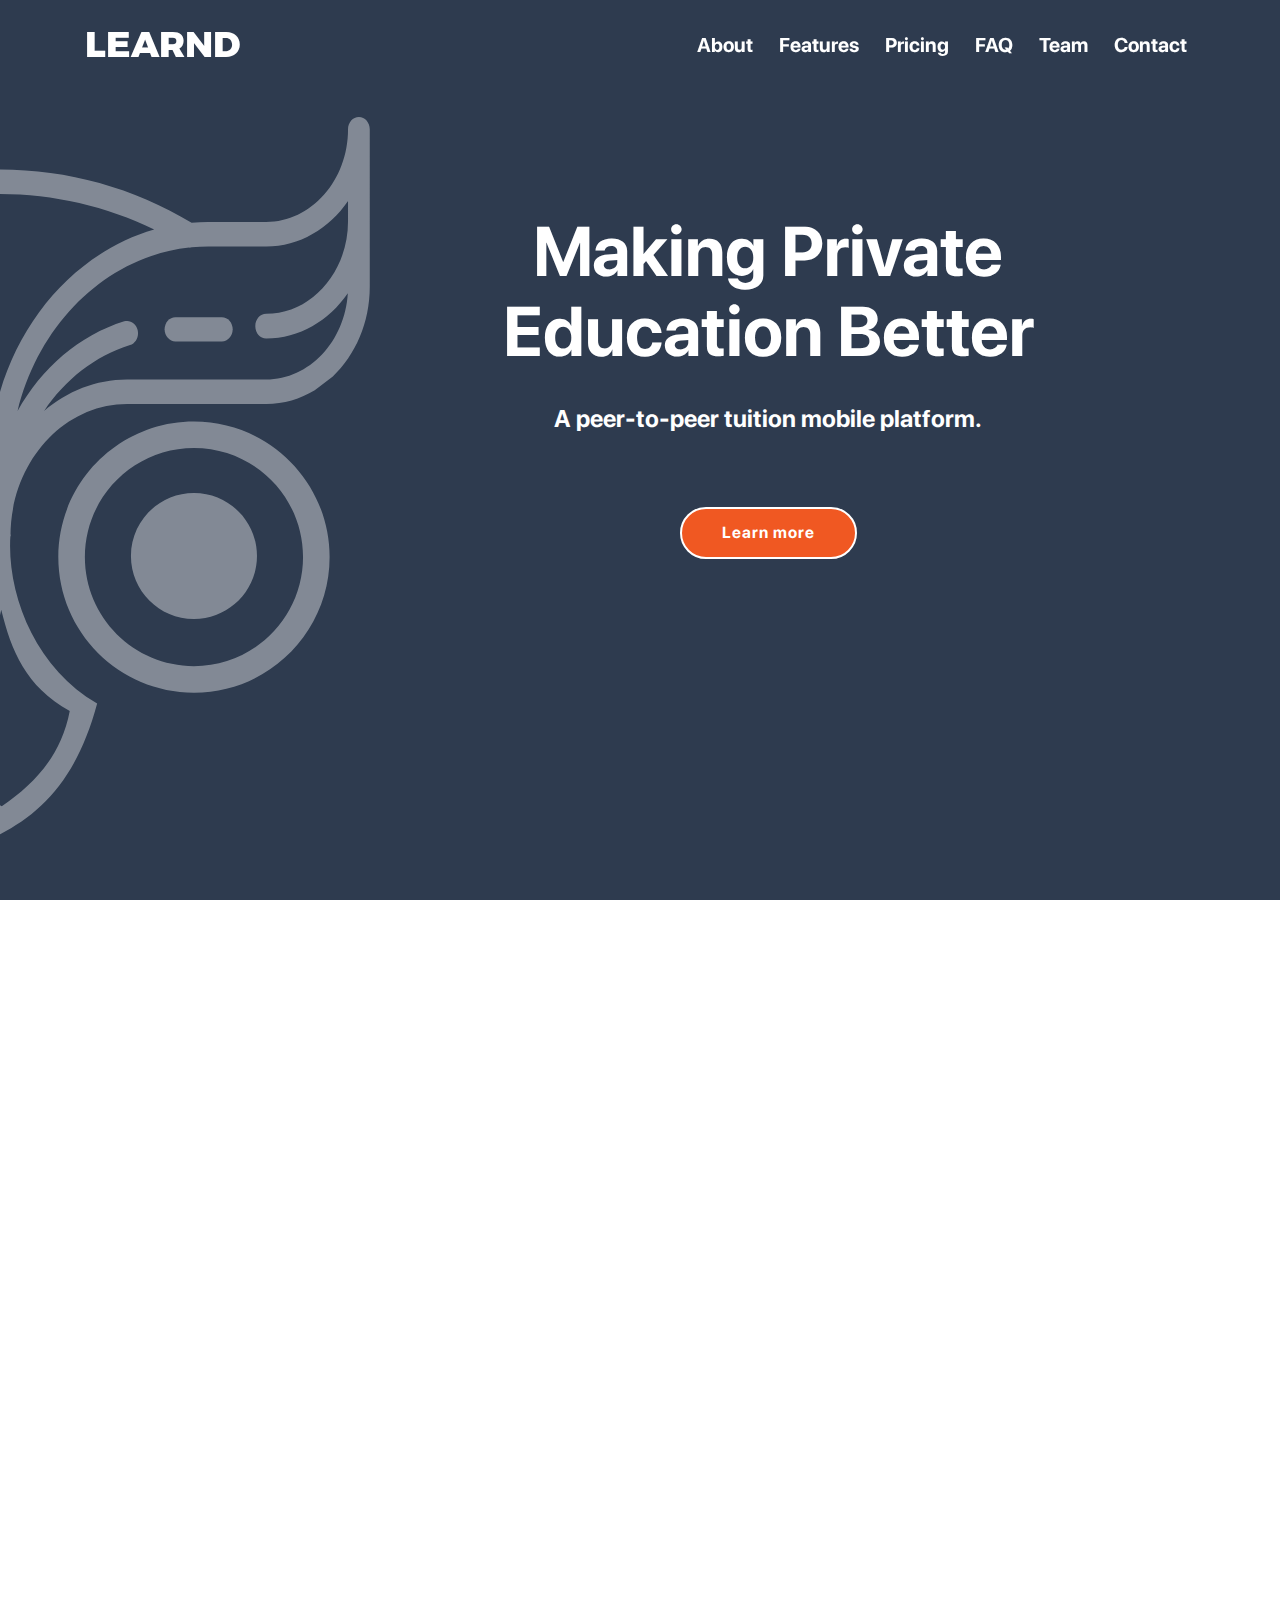
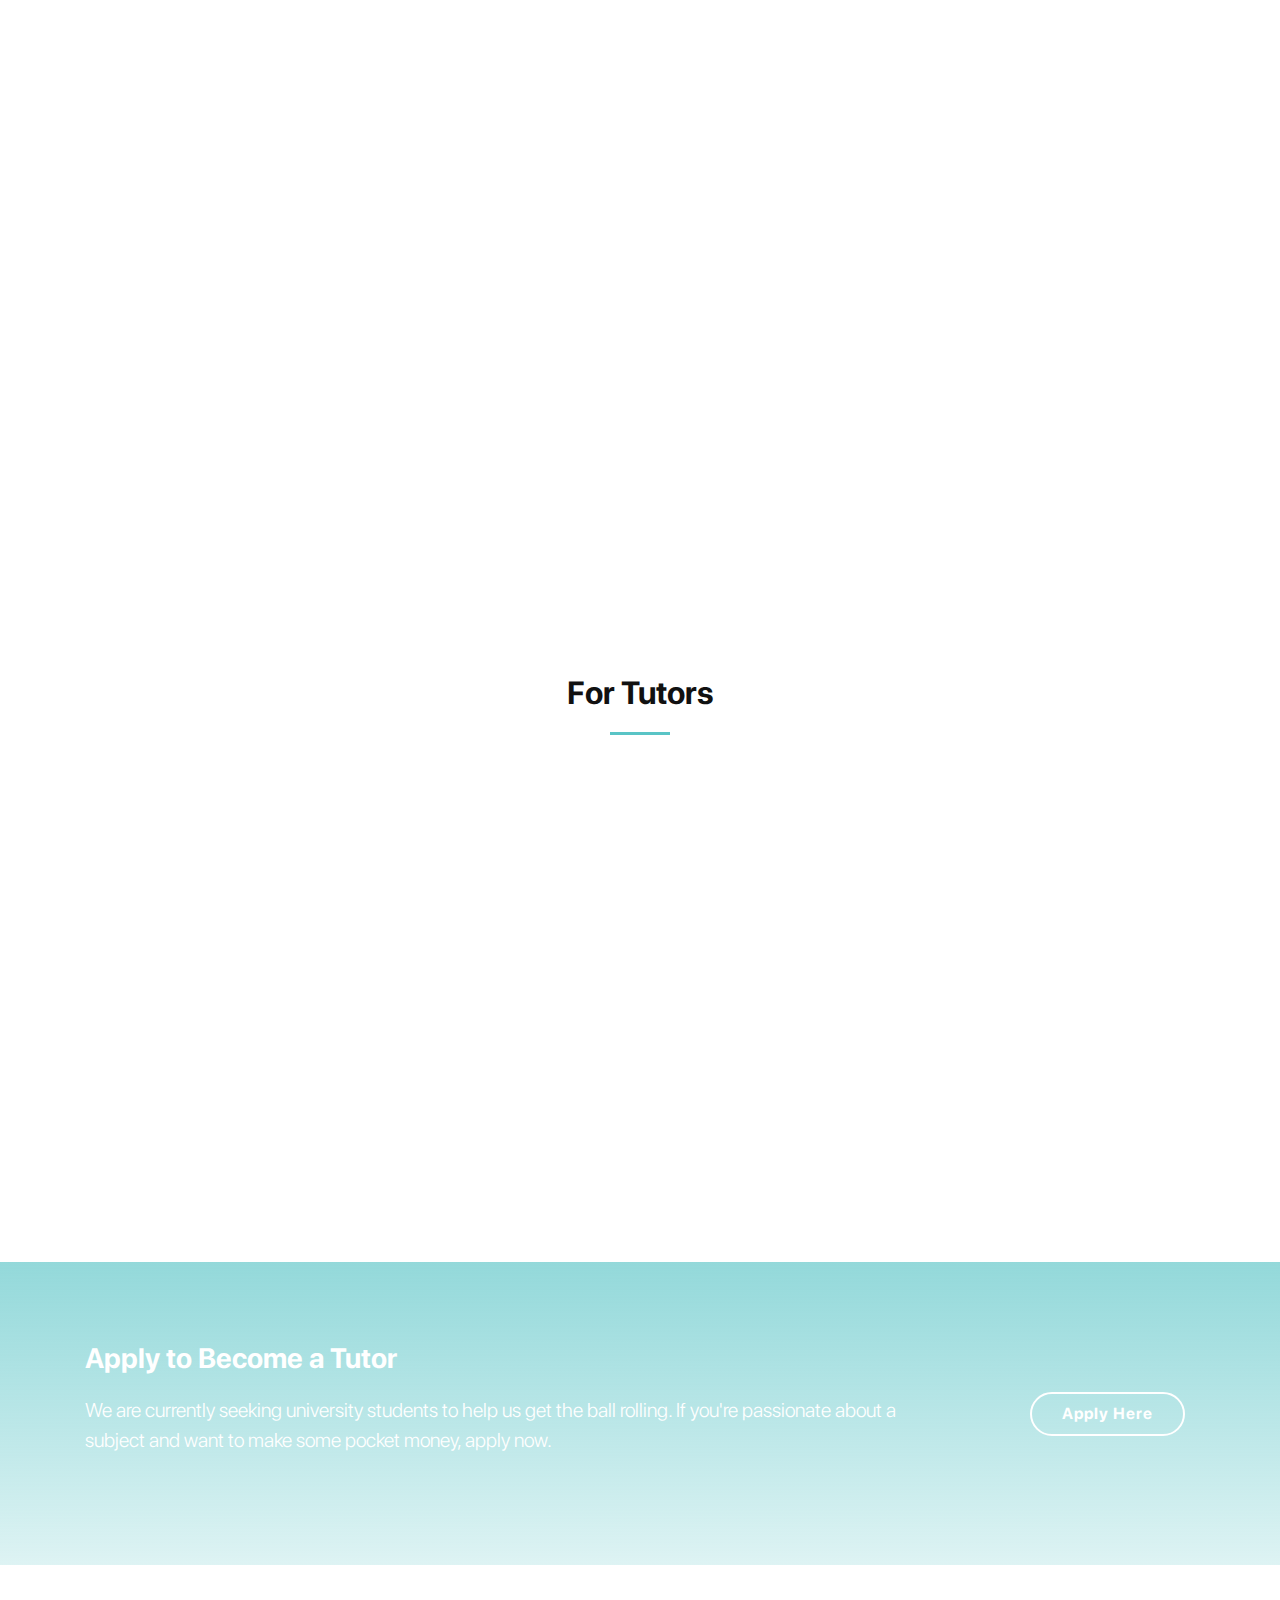
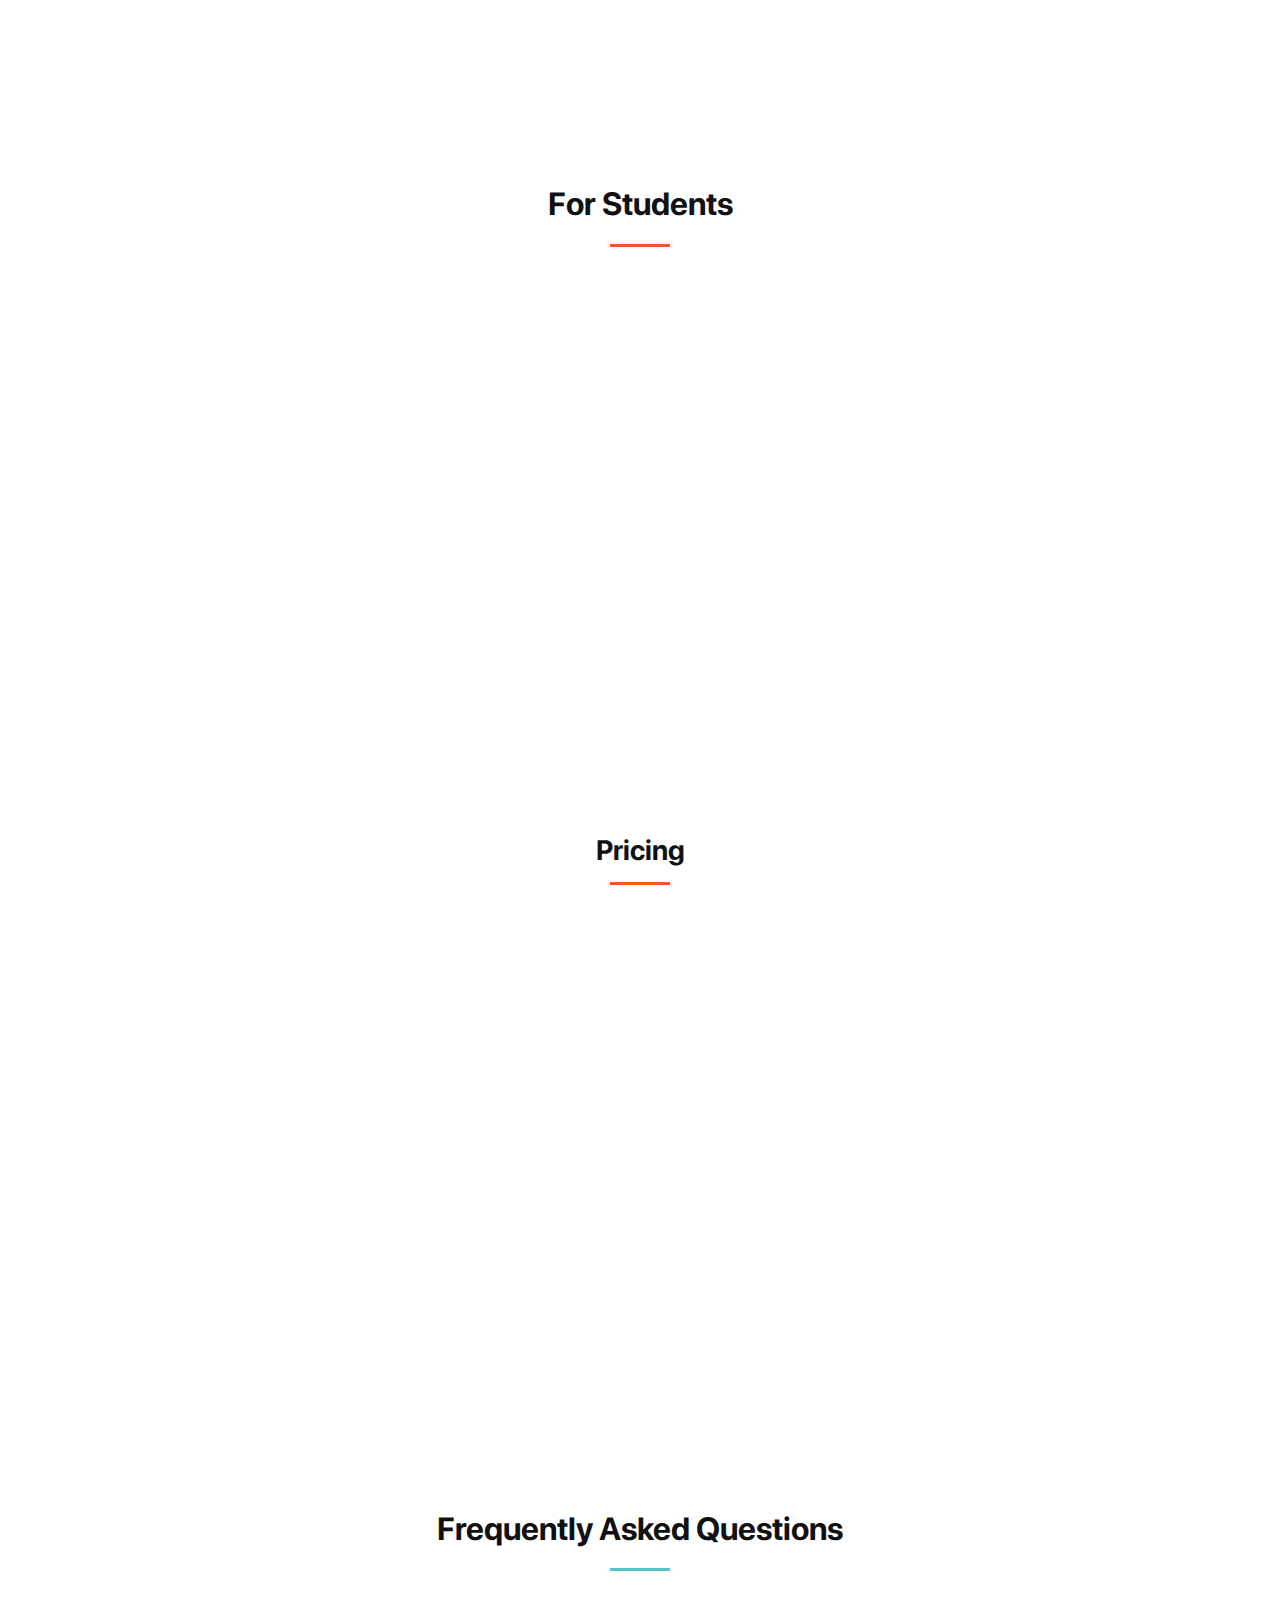
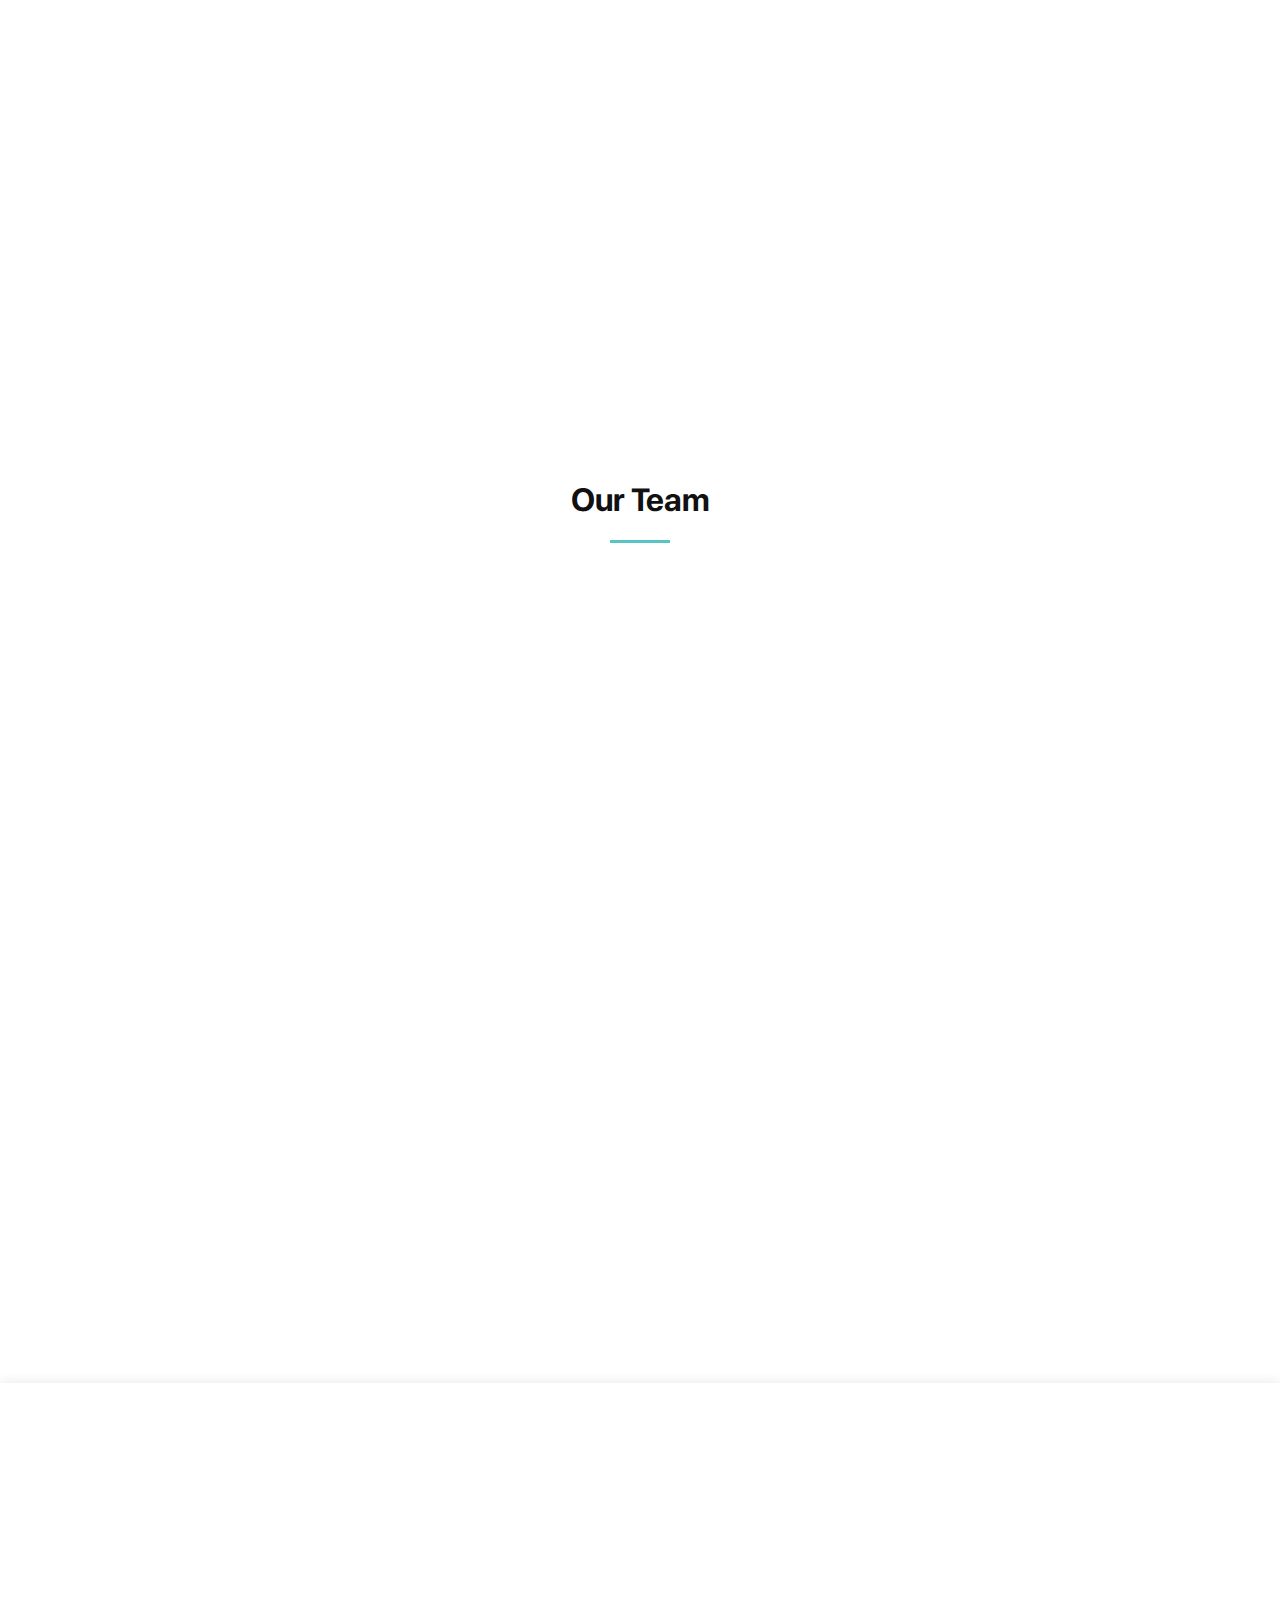
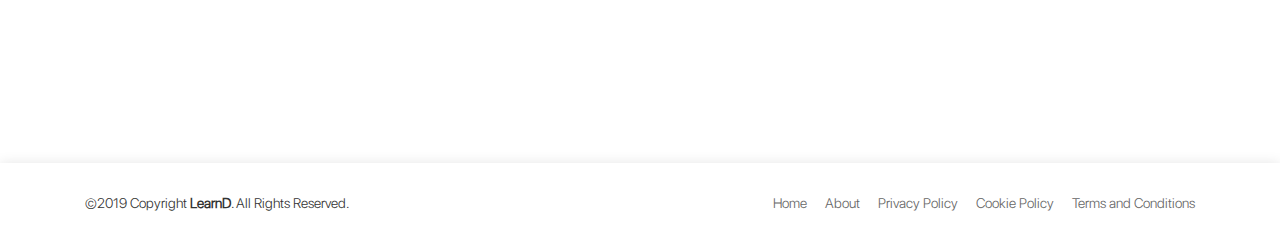
<file: index.html>
<!DOCTYPE html>
<html lang="en">
<head>
  <meta charset="utf-8">
  <title>LearnD Mobile App</title>
  <meta content="width=device-width, initial-scale=1.0" name="viewport">
  <meta content="" name="keywords">
  <meta content="" name="description">

  <!-- Favicons -->
  <link href="img/favicon.ico" rel="icon">

  <!-- Custom Fonts -->
  <link href="fonts/stylesheet.css" rel="stylesheet">

  <!-- Bootstrap CSS File -->
  <link href="lib/bootstrap/css/bootstrap.min.css" rel="stylesheet">

  <!-- Libraries CSS Files -->
  <link href="lib/animate/animate.min.css" rel="stylesheet">
  <link href="lib/font-awesome/css/font-awesome.min.css" rel="stylesheet">
  <link href="lib/ionicons/css/ionicons.min.css" rel="stylesheet">
  <link href="lib/magnific-popup/magnific-popup.css" rel="stylesheet">

  <!-- Main Stylesheet File -->
  <link href="css/style.css?v=1.5" rel="stylesheet">
</head>

<body>
  <header id="header">
    <div class="container">

      <div id="logo" class="pull-left">
        <h1><a href="#intro" class="scrollto">LearnD</a></h1>
        <!-- Uncomment below if you prefer to use an image logo -->
        <!-- <a href="#intro"><img src="img/C3.png" alt="" title="" style="height:10px;">LearnD</a> -->
      </div>

      <nav id="nav-menu-container">
        <ul class="nav-menu">
          <li><a href="#about">About</a></li>
          <li><a href="#features">Features</a></li>
          <li><a href="#pricing">Pricing</a></li>
          <li><a href="#faq">FAQ</a></li>
          <li><a href="#team">Team</a></li>
          <!--
          <li><a href="#gallery">Gallery</a></li>
          <li class="menu-has-children"><a href="">Drop Down</a>
            <ul>
              <li><a href="#">Drop Down 1</a></li>
              <li class="menu-has-children"><a href="#">Drop Down 2</a>
                <ul>
                  <li><a href="#">Deep Drop Down 1</a></li>
                  <li><a href="#">Deep Drop Down 2</a></li>
                  <li><a href="#">Deep Drop Down 3</a></li>
                  <li><a href="#">Deep Drop Down 4</a></li>
                  <li><a href="#">Deep Drop Down 5</a></li>
                </ul>
              </li>
              <li><a href="#">Drop Down 3</a></li>
              <li><a href="#">Drop Down 4</a></li>
              <li><a href="#">Drop Down 5</a></li>
            </ul>
          </li>-->
          <li><a href="#contact">Contact</a></li>
        </ul>
      </nav><!-- #nav-menu-container -->
    </div>
  </header><!-- #header -->

  <!--==========================
    Intro Section
  ============================-->
  <section id="intro">

    <div class="intro-text">
      <h2>Making Private<br>Education Better</h2>
      <p>A peer-to-peer tuition mobile platform.</p>
      <a href="#about" class="btn-get-started scrollto">Learn more</a>
    </div>
<!--
    <div class="product-screens">

      <div class="product-screen-1 wow fadeInUp" data-wow-delay="0.4s" data-wow-duration="0.6s">
        <img src="img/product-screen-1.png" alt="">
      </div>

      <div class="product-screen-2 wow fadeInUp" data-wow-delay="0.2s" data-wow-duration="0.6s">
        <img src="img/product-screen-2.png" alt="">
      </div>

      <div class="product-screen-3 wow fadeInUp" data-wow-duration="0.6s">
        <img src="img/product-screen-3.png" alt="">
      </div>

    </div>
-->
  </section><!-- #intro -->

  <main id="main">

    <!--==========================
      About Section
    ============================-->
    <section id="about" class="section-bg">
      <div class="container-fluid">
         <div class="row">
          <div class="col-lg-6 about-img wow fadeInLeft">
            <img src="img/bridge.png" alt="">
          </div>

          <div class="col-lg-6 content wow fadeInRight">
              <div class="section-header">
          <h2 class="section-title">About</h2>
          <span class="section-divider"></span>
        </div>
          <p> We're making private education better by providing students with an <em class="orange"> individualistic </em> tuition experience. </p> <p>  To do this we've created a <em class="teal">bridge</em> between knowledgeable students and those in need of help in the form of a mobile app. </p>
          </div>
        </div>

      </div>
    </section><!-- #about -->

    <!--==========================
      Product Featuress Section
    ============================-->
    <section id="features">
      <div class="container">

        <div class="row">

          <div class="col-lg-8 offset-lg-4">
            <div class="section-header wow fadeIn" data-wow-duration="1s">
              <h3 class="section-title">Features</h3>
              <span class="section-divider"></span>
            </div>
          </div>

          <div class="col-lg-4 col-md-5 features-img">
            <img src="img/hand.png" alt="" class="wow fadeInLeft">
          </div>

          <div class="col-lg-8 col-md-7 ">

            <div class="row">
              <div class="col-lg-6 col-md-6 box wow fadeInRight">
		<div class="icon"><img src="img/delorian.png"></div>
                <h4 class="title"><em class="teal">Futuristic Education</em></h4>
                <p class="description">Search, schedule and review all in one place. An educational experience which has never been had before.</p>
              </div>
              <div class="col-lg-6 col-md-6 box wow fadeInRight" data-wow-delay="0.1s">
                <div class="icon"><img src="img/safe.png"></div>
                <h4 class="title"><em class="teal">Child Safety</em></h4>
                <p class="description">Be at your child's side every step of the way using our innovative parent account system.</p>
              </div>
              <div class="col-lg-6 col-md-6 box wow fadeInRight" data-wow-delay="0.2s">
                <div class="icon"><img src="img/review.png"></div>
                <h4 class="title"><em class="teal">Community Rating</em></h4>
                <p class="description">Tell how good a tutor is at a glance. Rely on the reviews of a large community instead of relying on word-of-mouth.</p>
              </div>
              <div class="col-lg-6 col-md-6 box wow fadeInRight" data-wow-delay="0.3s">
                <div class="icon"><img src="img/travel.png"></div>
                <h4 class="title"><em class="teal">Location Flexibility</em></h4>
                <p class="description">Learn or tutor where you want, when you want. Our app makes it easy to find your meeting spot, be it your home or the local caf&eacute;.</p>
              </div>
            </div>

          </div>

        </div>

      </div>

    </section><!-- #features -->

    <!--==========================
      Product Advanced Featuress Section
    ============================-->
    <!--
    <section id="advanced-features">

      <div class="features-row section-bg">
        <div class="container">
          <div class="row">
            <div class="col-12">
              <img class="advanced-feature-img-right wow fadeInRight" src="img/advanced-feature-1.jpg" alt="">
              <div class="wow fadeInLeft">
                <h2>Duis aute irure dolor in reprehenderit in voluptate velit esse</h2>
                <h3>Excepteur sint occaecat cupidatat non proident, sunt in culpa qui officia deserunt mollit anim id est laborum.</h3>
                <p>Lorem ipsum dolor sit amet, consectetur adipiscing elit, sed do eiusmod tempor incididunt ut labore et dolore magna aliqua. Ut enim ad minim veniam.</p>
                <p>Quis nostrud exercitation ullamco laboris nisi ut aliquip ex ea commodo consequat. Duis aute irure dolor in reprehenderit in voluptate velit esse cillum dolore eu fugiat nulla pariatur. Excepteur sint occaecat cupidatat non proident, sunt in culpa qui officia deserunt mollit anim id est laborum.</p>
              </div>
            </div>
          </div>
        </div>
      </div>

      <div class="features-row">
        <div class="container">
          <div class="row">
            <div class="col-12">
              <img class="advanced-feature-img-left" src="img/advanced-feature-2.jpg" alt="">
              <div class="wow fadeInRight">
                <h2>Duis aute irure dolor in reprehenderit in voluptate velit esse</h2>
                <i class="ion-ios-paper-outline" class="wow fadeInRight" data-wow-duration="0.5s"></i>
                <p class="wow fadeInRight" data-wow-duration="0.5s">Lorem ipsum dolor sit amet, consectetur adipiscing elit, sed do eiusmod tempor incididunt ut labore et dolore magna aliqua. Ut enim ad minim veniam.</p>
                <i class="ion-ios-color-filter-outline wow fadeInRight" data-wow-delay="0.2s" data-wow-duration="0.5s"></i>
                <p class="wow fadeInRight" data-wow-delay="0.2s" data-wow-duration="0.5s">Quis nostrud exercitation ullamco laboris nisi ut aliquip ex ea commodo consequat. Duis aute irure dolor in reprehenderit in voluptate velit esse cillum.</p>
                <i class="ion-ios-barcode-outline wow fadeInRight" data-wow-delay="0.4" data-wow-duration="0.5s"></i>
                <p class="wow fadeInRight" data-wow-delay="0.4s" data-wow-duration="0.5s">Quis nostrud exercitation ullamco laboris nisi ut aliquip ex ea commodo consequat. Duis aute irure dolor in reprehenderit in voluptate velit esse cillum.</p>
              </div>
            </div>
          </div>
        </div>
      </div>

      <div class="features-row section-bg">
        <div class="container">
          <div class="row">
            <div class="col-12">
              <img class="advanced-feature-img-right wow fadeInRight" src="img/advanced-feature-3.jpg" alt="">
              <div class="wow fadeInLeft">
                <h2>Duis aute irure dolor in reprehenderit in voluptate velit esse</h2>
                <h3>Excepteur sint occaecat cupidatat non proident, sunt in culpa qui officia deserunt mollit anim id est laborum.</h3>
                <p>Lorem ipsum dolor sit amet, consectetur adipiscing elit, sed do eiusmod tempor incididunt ut labore et dolore magna aliqua. Ut enim ad minim veniam</p>
                <i class="ion-ios-albums-outline"></i>
                <p>Quis nostrud exercitation ullamco laboris nisi ut aliquip ex ea commodo consequat. Duis aute irure dolor in reprehenderit in voluptate velit esse cillum dolore eu fugiat nulla pariatur. Excepteur sint occaecat cupidatat non proident, sunt in culpa qui officia deserunt mollit anim id est laborum.</p>
              </div>
            </div>
          </div>
        </div>
      </div>
    </section>--><!-- #advanced-features -->


    <!--==========================
      More Features Section
    ============================-->
    <section id="more-features" class="section-bg">
      <div class="container">

        <div class="section-header">
          <h3 class="section-title">For Tutors</h3>
          <span class="section-divider"></span>
        </div>

        <div class="row">

          <div class="col-lg-6">
            <div class="box wow fadeInLeft">
              <div class="icon"><i class="ion-social-euro-outline"></i></div>
              <h4 class="title">Set Your Rate</h4>
              <p class="description">In choosing an hourly rate for your tuition services, make money flexibly by tutoring students in need.</p>
            </div>
          </div>

          <div class="col-lg-6">
            <div class="box wow fadeInRight">
              <div class="icon"><i class="ion-coffee"></i></div>
              <h4 class="title">Tutor Anywhere</h4>
              <p class="description">The world is your classroom. The in-app chat and lesson request system makes it easy to set up a lesson anywhere.</p>
            </div>
          </div>

          <div class="col-lg-6">
            <div class="box wow fadeInLeft">
              <div class="icon"><i class="ion-ios-heart-outline"></i></div>
              <h4 class="title">Promote Yourself</h4>
              <p class="description">Create your own tutor profile, outline your strengths, and allow potential students to discover you through our search. </p>
            </div>
          </div>

          <div class="col-lg-6">
            <div class="box wow fadeInRight">
              <div class="icon"><i class="ion-ios-lightbulb-outline"></i></div>
              <h4 class="title">Mentor & Inspire</h4>
              <p class="description">Tutoring is a fulfilling way to contribute back to society. Show struggling students that just as you did it, they can too.</p>
            </div>
          </div>

        </div>
      </div>
    </section><!-- #more-features -->

    <!--==========================
      Call To Action Section
    ============================ -->
    <section id="call-to-action">
      <div class="container">
        <div class="row">
          <div class="col-lg-9 text-center text-lg-left">
            <h3 class="cta-title">Apply to Become a Tutor</h3>
            <p class="cta-text">We are currently seeking university students to help us get the ball rolling. If you're passionate about a subject and want to make some pocket money, apply now.</p>
          </div>
          <div class="col-lg-3 cta-btn-container text-center">
            <a class="cta-btn align-middle" href="https://docs.google.com/forms/d/e/1FAIpQLSfs_bvc7wn_pj-hSx1YkvNMe8hu-25QHiU7vHSNGBJ5MCYLVg/viewform?usp=sf_link" target="_blank">Apply Here</a>
          </div>
        </div>

      </div>
    </section><!-- #call-to-action -->

    <!--==========================
      Clients
    ============================-->
    <section id="clients">
      <div class="container">

        <div class="row wow fadeInUp">

          <div class="col-md-4 text-lg-center">
            <a href="https://um.edu.mt" target="_blank"><img src="img/clients/logo-2.png" alt=""></a>
          </div>

          <div class="col-md-4 text-lg-center">
            <a href="http://takeoff.org.mt/2018/07/takeoff-seed-fund-awards-provide-support-to-take-seven-ventures-forward/" target="_blank"><img src="img/takeoff.png" alt=""></a>
          </div>
	    <div class="col-md-4 text-lg-center">
            <a href="https://www.costamalta.com/" target="_blank"><img src="img/costa.png" alt=""></a>
          </div>

        </div>
      </div>
    </section><!-- #more-features -->

  <!--==========================
      More Features Section
    ============================-->
    <section id="moremore-features" class="section-bg">
      <div class="container">

        <div class="section-header">
          <h3 class="section-title">For Students</h3>
          <span class="section-divider"></span>
        </div>

        <div class="row">

          <div class="col-lg-6">
            <div class="box wow fadeInLeft">
              <div class="icon"><img src="img/individual.png"></div>
              <h4 class="title">Individual Attention</h4>
              <p class="description">Get the educational experience and individual attention you deserve &mdash; because a class just doesn't cut it sometimes.</p>
            </div>
          </div>

          <div class="col-lg-6">
            <div class="box wow fadeInRight">
              <div class="icon"><img src="img/flexibility.png"></div>
              <h4 class="title">Flexibility</h4>
              <p class="description">Whether you've got a constantly changing schedule or need a four hour crash course before an exam, LearnD's got you covered.</p>
            </div>
          </div>

          <div class="col-lg-6">
            <div class="box wow fadeInLeft">
              <div class="icon"><img src="img/inspiration.png"></div>
              <h4 class="title">Inspiration</h4>
              <p class="description">If you feel you're not capable of acing that exam or juggling your studies and your social life, learn from someone who did. </p>
            </div>
          </div>

          <div class="col-lg-6">
            <div class="box wow fadeInRight">
              <div class="icon"><img src="img/efficiency.png"></div>
              <h4 class="title">Efficiency</h4>
              <p class="description">Asking your friend for good private tutors is a thing of the past. A good tutor is now just a screen tap away!</p>
            </div>
          </div>

        </div>
      </div>
    </section><!-- #more-features -->


    <!--==========================
      Pricing Section
    ============================-->
    <section id="pricing" class="section-bg">
      <div class="container">

        <div class="section-header">
          <h3 class="section-title">Pricing</h3>
          <span class="section-divider"></span>
          <p class="section-description"></p>
        </div>

        <div class="row">

          <div class="col-lg-6 col-md-9">
            <div class="box wow fadeInLeft">
              <h3>Student</h3>
              <h4><b>Free</b></h4>
              <ul>
                <li><i class="ion-android-checkmark-circle"></i>Find a tutor in a specific subject</li>
                <li><i class="ion-android-checkmark-circle"></i>Filter tutors by rating, location, price and availability</li>
                <li><i class="ion-android-checkmark-circle"></i>Rate and review tutors</li>
                <li><i class="ion-android-checkmark-circle"></i>Schedule lessons easily</li>
              </ul>
              <a href="https://play.google.com/store/apps/details?id=com.threls.learnd" target="_blank" class="get-started-btn">Android</a> &emsp;
              <a href="https://apple.co/2LZZXnw" target="_blank" class="get-started-btn">iOS</a>
            </div>
          </div>

          <div class="col-lg-6 col-md-9">
            <div class="box featured wow fadeInUp">
              <h3>Tutor</h3>
	      <h4><span class="strikethrough"><sup>&euro;</sup>6.99<span class="prezz">/month</span></span> Free</h4>
              <ul>
                <li><i class="ion-android-checkmark-circle"></i>Let the student world know who you are</li>
                <li><i class="ion-android-checkmark-circle"></i>Manage lessons efficiently</li>
                <li><i class="ion-android-checkmark-circle"></i>Flexible means of income</li>
                <li><i class="ion-android-checkmark-circle"></i>Gain student trust by verifying your qualifications</li>
              </ul>
              <a href="https://play.google.com/store/apps/details?id=com.threls.learnd" target="_blank" class="get-started-btn">Android</a> &emsp;
              <a href="https://apple.co/2LZZXnw" target="_blank" class="get-started-btn">iOS</a> &emsp;
            </div>
          </div>
        </div>
      </div>
    </section><!-- #pricing -->


    <!--==========================
      Frequently Asked Questions Section
    ============================-->
    <section id="faq">
      <div class="container">

        <div class="section-header">
          <h3 class="section-title">Frequently Asked Questions</h3>
          <span class="section-divider"></span>
        </div>

        <ul id="faq-list" class="wow fadeInUp">
          <li>
            <a data-toggle="collapse" class="collapsed" href="#faq1">Do students need to pay?<i class="ion-android-remove"></i></a>
            <div id="faq1" class="collapse" data-parent="#faq-list">
              <p>No! The app is completely free to use for students. When a lesson is arranged between a student and a tutor, an agreed price is paid to the tutor. No student money goes to the app.</p>
            </div>
          </li>

          <li>
            <a data-toggle="collapse" href="#faq2" class="collapsed">How do tutors get paid?<i class="ion-android-remove"></i></a>
            <div id="faq2" class="collapse" data-parent="#faq-list">
              <p>Tutors are paid by students through a mutually agreed upon rate for a lesson.</p>
            </div>
          </li>

          <li>
            <a data-toggle="collapse" href="#faq3" class="collapsed">How do I know that tutors are qualified?<i class="ion-android-remove"></i></a>
            <div id="faq3" class="collapse" data-parent="#faq-list">
              <p>The only qualifications which are visible on a tutor's profile are those which have been verified manually by an administrator on behalf of the LearnD team.</p>
            </div>
          </li>

          <li>
            <a data-toggle="collapse" href="#faq4" class="collapsed">Do I have to pay through the app?<i class="ion-android-remove"></i></a>
            <div id="faq4" class="collapse" data-parent="#faq-list">
              <p>No, you do not have to pay your tutor through the app, but you can if you prefer. If you are using the app as a tutor, your subscription will be paid through the app.</p>

            </div>
          </li>

          <li>
            <a data-toggle="collapse" href="#faq5" class="collapsed">Is this only available in Malta?<i class="ion-android-remove"></i></a>
            <div id="faq5" class="collapse" data-parent="#faq-list">
              <p>Currently, yes. Soon, no.</p>
            </div>
          </li>

          <li>
            <a data-toggle="collapse" href="#faq6" class="collapsed">What safety measures are taken to protect my children?<i class="ion-android-remove"></i></a>
            <div id="faq6" class="collapse" data-parent="#faq-list">
              <p>All users under the age of 16 are required to verify their account creation with a parental confirmation email before the child account becomes active and usable. In doing so, a parent is able to oversee all activity carried out by the child. Only parents can accept lesson requests for their children. Additionally, all tutors in our app are cross-checked with the Ministry for Home Affairs to ensure POMA compliance.</p>
            </div>
          </li>

        </ul>

      </div>
    </section><!-- #faq -->

    <!--==========================
      Our Team Section
    ============================-->
    <section id="team" class="section-bg">
      <div class="container">
        <div class="section-header">
          <h3 class="section-title">Our Team</h3>
          <span class="section-divider"></span>
        </div>
        <div class="row wow fadeInUp">
          <div class="col-lg-4 col-md-8">
            <div class="member">
              <div class="pic"><a href="https://drmenguin.com" target="_blank"><img src="img/team/team-lc-ed.jpg" alt="Picture of Luke"></a></div>
              <h4>Luke Collins</h4>
              <span>Cofounder &amp; Technical Lead</span>
              <div class="social">
                <a href="https://drmenguin.com" target="_blank"><i class="fa fa-globe"></i></a>
                <a href="https://github.com/drmenguin" target="_blank"><i class="fa fa-github"></i></a>
                <a href="mailto:luke@learnd.com.mt" target="_blank"><i class="fa fa-envelope"></i></a>
              </div>
            </div>
          </div>

          <div class="col-lg-4 col-md-8">
            <div class="member">
              <div class="pic"><a href="https://twitter.com/jake_xuereb" target="_blank"><img src="img/team/team-jx-ed.jpg" alt="Picture of Jake"></a></div>
              <h4>Jake Xuereb</h4>
              <span>Cofounder &amp; Project Manager</span>
              <div class="social">
                <a href="http://jakexuereb.com" target="_blank"><i class="fa fa-globe"></i></a>
                <a href="https://www.facebook.com/jake.xuereb" target="_blank"><i class="fa fa-facebook"></i></a>
                <a href="https://twitter.com/jake_xuereb" target="_blank"><i class="fa fa-twitter"></i></a>
                <a href="https://github.com/jqed-xuereb" target="_blank"><i class="fa fa-github"></i></a>
                <a href="mailto:jake@learnd.com.mt" target="_blank"><i class="fa fa-envelope"></i></a>
              </div>
            </div>
          </div>

          <div class="col-lg-4 col-md-8">
            <div class="member">
              <div class="pic"><a href="https://twitter.com/malteseunderdog" target="_blank"><img src="img/team/team-jp-ed.png" alt="Picture of JP"></a></div>
              <h4>Jean-Paul Ebejer</h4>
              <span>CEO</span>
              <div class="social">
                <a href="https://bitsilla.com" target="_blank"><i class="fa fa-globe"></i></a>
                <a href="https://twitter.com/malteseunderdog" target="_blank"><i class="fa fa-twitter"></i></a>
                <a href="https://github.com/jp-um" target="_blank"><i class="fa fa-github"></i></a>
                <a href="mailto:jp@learnd.com.mt" target="_blank"><i class="fa fa-envelope"></i></a>
              </div>
            </div>
          </div>

          <div class="col-lg-6 col-md-8">
            <div class="member">
              <div class="pic"><a href="https://www.facebook.com/jacob.saliba.12" target="_blank"><img src="img/team/team-js-ed.jpg" alt="Picture of Jacob"></a></div>
              <h4>Jacob Saliba</h4>
              <span>Designer</span>
              <div class="social">
                <a href="https://www.facebook.com/jacob.saliba.12" target="_blank"><i class="fa fa-facebook"></i></a>
                <a href="https://instagram.com/saliba.jacob" target="_blank"><i class="fa fa-instagram"></i></a>
                <a href="mailto:nisgadesign@gmail.com" target="_blank"><i class="fa fa-envelope"></i></a>
              </div>
            </div>
          </div>

          <div class="col-lg-6 col-md-8">
            <div class="member">
              <div class="pic"><a href="https://facebook.com/neil.grech.7" target="_blank"><img src="img/team/team-ng-ed.jpg" alt="Picture of Neil"></a></div>
              <h4>Neil Grech</h4>
              <span>Designer</span>
              <div class="social">
                <a href="https://www.facebook.com/neil.grech.7" target="_blank"><i class="fa fa-facebook"></i></a>
                <a href="https://instagram.com/neilgrech" target="_blank"><i class="fa fa-instagram"></i></a>
                <a href="mailto:nisgadesign@gmail.com" target="_blank"><i class="fa fa-envelope"></i></a>
              </div>
            </div>
          </div>

        </div>

      </div>
    </section><!-- #team -->

    <!--==========================
      Gallery Section
    ============================-->
<!--    <section id="gallery">
      <div class="container-fluid">
        <div class="section-header">
          <h3 class="section-title">Gallery</h3>
          <span class="section-divider"></span>
          <p class="section-description">Sed ut perspiciatis unde omnis iste natus error sit voluptatem accusantium doloremque</p>
        </div>

        <div class="row no-gutters">

          <div class="col-lg-4 col-md-6">
            <div class="gallery-item wow fadeInUp">
              <a href="img/gallery/gallery-1.jpg" class="gallery-popup">
                <img src="img/gallery/gallery-1.jpg" alt="">
              </a>
            </div>
          </div>

          <div class="col-lg-4 col-md-6">
            <div class="gallery-item wow fadeInUp">
              <a href="img/gallery/gallery-2.jpg" class="gallery-popup">
                <img src="img/gallery/gallery-2.jpg" alt="">
              </a>
            </div>
          </div>

          <div class="col-lg-4 col-md-6">
            <div class="gallery-item wow fadeInUp">
              <a href="img/gallery/gallery-3.jpg" class="gallery-popup">
                <img src="img/gallery/gallery-3.jpg" alt="">
              </a>
            </div>
          </div>

          <div class="col-lg-4 col-md-6">
            <div class="gallery-item wow fadeInUp">
              <a href="img/gallery/gallery-4.jpg" class="gallery-popup">
                <img src="img/gallery/gallery-4.jpg" alt="">
              </a>
            </div>
          </div>

          <div class="col-lg-4 col-md-6">
            <div class="gallery-item wow fadeInUp">
              <a href="img/gallery/gallery-5.jpg" class="gallery-popup">
                <img src="img/gallery/gallery-5.jpg" alt="">
              </a>
            </div>
          </div>

          <div class="col-lg-4 col-md-6">
            <div class="gallery-item wow fadeInUp">
              <a href="img/gallery/gallery-6.jpg" class="gallery-popup">
                <img src="img/gallery/gallery-6.jpg" alt="">
              </a>
            </div>
          </div>

        </div>

      </div>
    </section>--><!-- #gallery -->

    <!--==========================
      Contact Section
    ============================-->
    <section id="contact">
      <div class="container">
        <div class="row wow fadeInUp">

          <div class="col-lg-8 col-md-8">
            <div class="contact-about">
              <h3>Learn<em class="teal">D</em></h3>
              <p>Winners of the Take-Off Seed Fund Award 2018 and the Malta Innovation Summit People's Choice Award 2018.</p>
              <!-- <div class="social-links">
                <a href="#" class="twitter"><i class="fa fa-twitter"></i></a>
               --> <a href="https://facebook.com/learndmalta" target="_blank" class="facebook"><i class="fa fa-facebook"></i></a> &#160;
                <a href="https://instagram.com/learndapp" target="_blank" class="instagram"><i class="fa fa-instagram"></i></a> <!--
                <a href="#" class="google-plus"><i class="fa fa-google-plus"></i></a>
                <a href="#" class="linkedin"><i class="fa fa-linkedin"></i></a>
              </div>-->
            </div>
          </div>

          <div class="col-lg-4 col-md-4">
            <div class="info">
              <div>
                <i class="ion-ios-location-outline"></i>
                <p>Rm 203, Dar &#288;u&#380;eppi Zahra, <br />Universita ta Malta, <br />Msida. MSD2080.</p>
              </div>

              <div>
                <i class="ion-ios-email-outline"></i>
                <p><a href="mailto:info@learnd.com.mt" target="_blank">info@learnd.com.mt</a></p>
              </div>

              <div>
                <i class="ion-ios-telephone-outline"></i>
                <p>+356 79 632 408</p>
              </div>

            </div>
          </div>
<!--
          <div class="col-lg-5 col-md-8">
            <div class="form">
              <div id="sendmessage">Your message has been sent. Thank you!</div>
              <div id="errormessage"></div>
              <form action="" method="post" role="form" class="contactForm">
                <div class="form-row">
                  <div class="form-group col-lg-6">
                    <input type="text" name="name" class="form-control" id="name" placeholder="Your Name" data-rule="minlen:4" data-msg="Please enter at least 4 chars" />
                    <div class="validation"></div>
                  </div>
                  <div class="form-group col-lg-6">
                    <input type="email" class="form-control" name="email" id="email" placeholder="Your Email" data-rule="email" data-msg="Please enter a valid email" />
                    <div class="validation"></div>
                  </div>
                </div>
                <div class="form-group">
                  <input type="text" class="form-control" name="subject" id="subject" placeholder="Subject" data-rule="minlen:4" data-msg="Please enter at least 8 chars of subject" />
                  <div class="validation"></div>
                </div>
                <div class="form-group">
                  <textarea class="form-control" name="message" rows="5" data-rule="required" data-msg="Please write something for us" placeholder="Message"></textarea>
                  <div class="validation"></div>
                </div>
                <div class="text-center"><button type="submit" title="Send Message">Send Message</button></div>
              </form>
            </div>
          </div>

        </div>

      </div> -->
    </section><!-- #contact -->

  </main>

  <!--==========================
    Footer
  ============================-->
  <footer id="footer">
    <div class="container">
      <div class="row">
        <div class="col-lg-6 text-lg-left text-center">
          <div class="copyright">
            &copy;2019 Copyright <strong>LearnD</strong>. All Rights Reserved.
          </div>
          <div class="credits">
            <!--
              All the links in the footer should remain intact.
              You can delete the links only if you purchased the pro version.
              Licensing information: https://bootstrapmade.com/license/
              Purchase the pro version with working PHP/AJAX contact form: https://bootstrapmade.com/buy/?theme=Avilon

            Designed by <a href="https://bootstrapmade.com/">BootstrapMade</a> -->
          </div>
        </div>
        <div class="col-lg-6">
          <nav class="footer-links text-lg-right text-center pt-2 pt-lg-0">
            <a href="#intro" class="scrollto">Home</a>
            <a href="#about" class="scrollto">About</a>
            <a href="/docs/privacy_policy.pdf" target="_blank">Privacy Policy</a>
            <a href="/docs/cookie_policy.pdf" target="_blank">Cookie Policy</a>
            <a href="/docs/terms_and_conditions.pdf" target="_blank">Terms and Conditions</a>
          </nav>
        </div>
      </div>
    </div>
  </footer><!-- #footer -->

  <a href="#" class="back-to-top"><i class="fa fa-chevron-up"></i></a>

  <!-- JavaScript Libraries -->
  <script src="lib/jquery/jquery.min.js"></script>
  <script src="lib/jquery/jquery-migrate.min.js"></script>
  <script src="lib/bootstrap/js/bootstrap.bundle.min.js"></script>
  <script src="lib/easing/easing.min.js"></script>
  <script src="lib/wow/wow.min.js"></script>
  <script src="lib/superfish/hoverIntent.js"></script>
  <script src="lib/superfish/superfish.min.js"></script>
  <script src="lib/magnific-popup/magnific-popup.min.js"></script>

  <!-- Contact Form JavaScript File -->
  <script src="contactform/contactform.js"></script>

  <!-- Template Main Javascript File -->
  <script src="js/main.js"></script>

</body>
</html>
</file>
<file: fonts/stylesheet.css>
@font-face {
    font-family : 'sfbold';
    src: url('SF-Pro-Display-Heavy.otf');
    font-weight: normal;
    font-style: normal;
}

@font-face {
    font-family: 'trueno';
    src: url('truenoexbd.otf');
    font-weight: normal;
    font-style: normal;
}

@font-face {
    font-family : 'sfregular';
    src: url('SF-Pro-Display-Bold.otf');
    font-weight: normal;
    font-style: normal;
}

@font-face {
   font-family : 'sflight';
   src: url('SF-Pro-Display-Light.otf');
   font-weight: normal;
   font-style: normal;
}
</file>
<file: css/style.css>
/*
  Theme Name: Avilon
  Theme URL: https://bootstrapmade.com/avilon-bootstrap-landing-page-template/
  Author: BootstrapMade.com, modified by Luke Collins
  License: https://bootstrapmade.com/license/
  Version: 1.5
*/
/*--------------------------------------------------------------
# General
--------------------------------------------------------------*/
body {
  background: #fff;
  color: #666666;
  font-family: "sflight", sans-serif;
  overflow-x: hidden;
}

a {
  color: #59c4c6;
  transition: 0.5s;
}

a:hover, a:active, a:focus {
  color: #1dc9ce;
  outline: none;
  text-decoration: none;
}

p {
  padding: 0;
  margin: 0 0 30px 0;
}

h1, h2, h3, h4, h5, h6 {
  font-family: "sfregular", sans-serif;
  font-weight: 400;
  margin: 0 0 20px 0;
  padding: 0;
}

/* Back to top button */
.back-to-top {
  position: fixed;
  display: none;
  background: #59C4C6;
  color: #fff;
  padding: 2px 20px 8px 20px;
  font-size: 16px;
  border-radius: 4px 4px 0 0;
  right: 15px;
  bottom: 0;
  transition: none;
}

.back-to-top:focus {
  background: linear-gradient(45deg, #1de099, #1dc8cd);
  color: #fff;
  outline: none;
}

.back-to-top:hover {
  background: #1dc8cd;
  color: #fff;
}

/*--------------------------------------------------------------
# Header
--------------------------------------------------------------*/
#header {
  padding: 30px 0;
  height: 92px;
  position: fixed;
  left: 0;
  top: 0;
  right: 0;
  transition: all 0.5s;
  z-index: 997;
}

#header #logo {
  float: left;
}

#header #logo h1 {
  font-size: 36px;
  margin: -4px 0 0 0;
  padding: 0;
  line-height: 1;
  display: inline-block;
  font-family: 'trueno';
  text-transform: uppercase;
}

#header #logo h1 a, #header #logo h1 a:hover {
  color: #fff;
}

#header #logo img {
  padding: 0;
  margin: 0;
}

@media (max-width: 768px) {
  #header #logo h1 {
    font-size: 28px;
    margin-top: 0;
  }
  #header #logo img {
    max-height: 40px;
  }
}

#header.header-fixed {
  background: #fff;
  padding: 20px 0;
  height: 72px;
  transition: all 0.5s;
}

#header.header-fixed #logo h1 a {
  color: #59C4C6;
}


/*--------------------------------------------------------------
# Intro Section
--------------------------------------------------------------*/
#intro {
  width: 100%;
  height: 100vh;
  background-color: #2E3B4F;
  background-image:  url("../img/owl.svg");
  background-position: 0% 10%;
  background-repeat: no-repeat;
  background-size: contain;
  position: relative;
}

@media (min-width: 1024px) {
  #intro {
    background-attachment: fixed;
  }
}

#intro .intro-text {
  font-family: 'sfregular';
  position: absolute;
  left: 20%;
  top: 200px;
  right: 0;
  height: calc(50% - 60px);
  display: flex;
  align-items: center;
  justify-content: center;
  text-align: center;
  flex-direction: column;
}

#intro h2 {
  font-family: 'sfregular';
  margin: 30px 0 10px 0;
  padding: 0 15px;
  font-size: 70px;
  font-weight: 400;
  line-height: 80px;
  color: #fff;
}

@media (max-width: 768px) {
  #intro h2 {
    font-size: 28px;
    line-height: 36px;
  }
}

#intro p {
  color: #fff;
  margin-top: 20px;
  margin-bottom: 20px;
  padding: 0 15px;
  font-size: 24px;
}

@media (max-width: 768px) {
  #intro p {
    font-size: 18px;
    line-height: 24px;
    margin-bottom: 20px;
  }
}

.strikethrough {
  position: relative;
}

.strikethrough:before {
  position: absolute;
  content: "";
  left: 0;
  top: 50%;
  right: 0;
  border-top: 1px solid;
  border-color: inherit;

  -webkit-transform:rotate(-5deg);
  -moz-transform:rotate(-5deg);
  -ms-transform:rotate(-5deg);
  -o-transform:rotate(-5deg);
  transform:rotate(-5deg);
}

#intro .btn-get-started {
  font-weight: 400;
  background: #F05822;
  font-size: 16px;
  letter-spacing: 1px;
  display: inline-block;
  padding: 12px 40px;
  border-radius: 50px;
  transition: 0.5s;
  margin: 50px;
  border: 2px solid #fff;
  color: #fff;
}

#intro .btn-get-started:hover {
  background: #f96a36;
}

#intro .product-screens {
  position: absolute;
  left: 0;
  right: 0;
  bottom: 0;
  overflow: hidden;
  text-align: center;
  width: 100%;
  height: 50%;
}

#intro .product-screens img {
  box-shadow: 0px -2px 19px 4px rgba(0, 0, 0, 0.29);
}

#intro .product-screens .product-screen-1 {
  position: absolute;
  z-index: 30;
  left: calc(50% + 54px);
  bottom: 0;
  top: 30px;
}

#intro .product-screens .product-screen-2 {
  position: absolute;
  z-index: 20;
  left: calc(50% - 154px);
  bottom: 0;
  top: 90px;
}

#intro .product-screens .product-screen-3 {
  position: absolute;
  z-index: 10;
  left: calc(50% - 374px);
  bottom: 0;
  top: 150px;
}

@media (max-width: 767px) {
  #intro .product-screens .product-screen-1 {
    position: static;
    padding-top: 30px;
  }
  #intro .product-screens .product-screen-2, #intro .product-screens .product-screen-3 {
    display: none;
  }
}

/*--------------------------------------------------------------
# Navigation Menu
--------------------------------------------------------------*/
/* Nav Menu Essentials */
.nav-menu, .nav-menu * {
  margin: 0;
  padding: 0;
  list-style: none;
}

.nav-menu ul {
  position: absolute;
  display: none;
  top: 100%;
  left: 0;
  z-index: 99;
}

.nav-menu li {
  position: relative;
  white-space: nowrap;
}

.nav-menu > li {
  float: left;
}

.nav-menu li:hover > ul,
.nav-menu li.sfHover > ul {
  display: block;
}

.nav-menu ul ul {
  top: 0;
  left: 100%;
}

.nav-menu ul li {
  min-width: 180px;
}

/* Nav Menu Arrows */
.sf-arrows .sf-with-ul {
  padding-right: 30px;
}

.sf-arrows .sf-with-ul:after {
  content: "\f107";
  position: absolute;
  right: 15px;
  font-family: FontAwesome;
  font-style: normal;
  font-weight: normal;
}

.sf-arrows ul .sf-with-ul:after {
  content: "\f105";
}

/* Nav Meu Container */
#nav-menu-container {
  float: right;
  margin: 0;
}

@media (max-width: 768px) {
  #nav-menu-container {
    display: none;
  }
}

/* Nav Meu Styling */
.nav-menu a {
  padding: 0 8px 10px 8px;
  text-decoration: none;
  display: inline-block;
  color: #fff;
  font-family: 'sfregular';
  font-weight: 400;
  font-size: 20px;
  outline: none;
}

#header.header-fixed .nav-menu a {
  color: #2E3B4F;
}

#header.header-fixed .nav-menu .menu-active a {
  color: #59C4C6;
}

.nav-menu > li {
  margin-left: 10px;
}

.nav-menu ul {
  margin: 4px 0 0 0;
  padding: 10px;
  box-shadow: 0px 0px 30px rgba(127, 137, 161, 0.25);
  background: #fff;
}

.nav-menu ul li {
  transition: 0.3s;
}

.nav-menu ul li a {
  padding: 10px;
  color: #333;
  transition: 0.3s;
  display: block;
  font-size: 13px;
  text-transform: none;
}

.nav-menu ul li:hover > a {
  color: #1dc8cd;
}

.nav-menu ul ul {
  margin: 0;
}

/* Mobile Nav Toggle */
#mobile-nav-toggle {
  position: fixed;
  right: 0;
  top: 0;
  z-index: 999;
  margin: 20px 20px 0 0;
  border: 0;
  background: none;
  font-size: 24px;
  display: none;
  transition: all 0.4s;
  outline: none;
  cursor: pointer;
}

#mobile-nav-toggle i {
  color: #F05822;
}

@media (max-width: 768px) {
  #mobile-nav-toggle {
    display: inline;
  }
}

/* Mobile Nav Styling */
#mobile-nav {
  position: fixed;
  top: 0;
  padding-top: 18px;
  bottom: 0;
  z-index: 998;
  background: rgba(52, 59, 64, 0.9);
  left: -260px;
  width: 260px;
  overflow-y: auto;
  transition: 0.4s;
}

#mobile-nav ul {
  padding: 0;
  margin: 0;
  list-style: none;
}

#mobile-nav ul li {
  position: relative;
}

#mobile-nav ul li a {
  color: #fff;
  font-family: 'sfregular';
  font-size: 16px;
  overflow: hidden;
  padding: 10px 22px 10px 15px;
  position: relative;
  text-decoration: none;
  width: 100%;
  display: block;
  outline: none;
}

#mobile-nav ul li a:hover {
  color: #fff;
}

#mobile-nav ul li li {
  padding-left: 30px;
}

#mobile-nav ul .menu-has-children i {
  position: absolute;
  right: 0;
  z-index: 99;
  padding: 15px;
  cursor: pointer;
  color: #fff;
}

#mobile-nav ul .menu-has-children i.fa-chevron-up {
  color: #1dc8cd;
}

#mobile-nav ul .menu-item-active {
  color: #1dc8cd;
}

#mobile-body-overly {
  width: 100%;
  height: 100%;
  z-index: 997;
  top: 0;
  left: 0;
  position: fixed;
  background: rgba(52, 59, 64, 0.9);
  display: none;
}

/* Mobile Nav body classes */
body.mobile-nav-active {
  overflow: hidden;
}

body.mobile-nav-active #mobile-nav {
  left: 0;
}

body.mobile-nav-active #mobile-nav-toggle {
  color: #fff;
}

/*--------------------------------------------------------------
# Sections
--------------------------------------------------------------*/
/* Sections Header
--------------------------------*/
.section-header .section-title {
  font-size: 32px;
  color: #111;
  text-align: center;
  font-weight: 400;
}

.section-header .section-description {
  text-align: center;
  padding-bottom: 40px;
  color: #777;
  font-style: italic;
}

.section-header .section-divider {
  display: block;
  width: 60px;
  height: 3px;
  background: #59C4C6;
  background: linear-gradient(0deg, #59C4C6 0%, #59C4C6 100%);
  margin: 0 auto;
  margin-bottom: 20px;
}

/* Section with background
--------------------------------*/
.section-bg {
  background: #fff;
}

/* About Us Section
--------------------------------*/
#about {
  padding: 60px 0;
  overflow: hidden;
}

#about .about-img {
  height: 510px;
  overflow: hidden;
}

#about .about-img img {
  margin-left: -15px;
  max-width: 100%;
}

@media (max-width: 768px) {
  #about .about-img {
    height: auto;
  }
  #about .about-img img {
    margin-left: 0;
    padding-bottom: 30px;
  }
}

#about .content .h2 {
  color: #333;
  font-weight: 300;
  font-size: 24px;
}

#about .content h3 {
  color: #777;
  font-weight: 300;
  font-size: 18px;
  line-height: 26px;
  font-style: italic;
}

#about .content p {
  margin: 50px 80px 40px 80px;
  text-align: center;
  line-height: 50px;
  font-family: 'sfregular';
  font-size: 20pt;
}

#about em.orange {
  font-style: normal;
  text-decoration: none;
  color: #F05822;
}

em.teal {
  font-style: normal;
  text-decoration: none;
  color: #59C4C6;
}

#about .content p:last-child {
  margin-bottom: 0;
}

#about .content i {
  font-size: 20px;
  padding-right: 4px;
  color: #1dc8cd;
}

#about .content ul {
  list-style: none;
  padding: 0;
}

#about .content ul li {
  padding-bottom: 10px;
}

/* Product Featuress Section
--------------------------------*/
#features {
  background: #fff;
  padding: 60px 0 0 0;
  overflow: hidden;
}

#features .features-img {
  text-align: center;
  padding-top: 20px;
}

@media (min-width: 769px) {
  #features .features-img {
    padding-top: 120px;
    margin-top: -200px;
  }
}

#features .features-img img {
  max-width: 80%;
}

#features .box {
  margin-bottom: 15px;
  text-align: center;
}

#features .icon img {
  height: 60px;
}

#features .icon {
  margin-bottom: 10px;
}

#features .icon i {
  color: #59C4C6;
  font-size: 40px;
  transition: 0.5s;
}

#features .icon i:before {
  background: #59C4C6;
  background-clip: border-box;
  -webkit-background-clip: text;
  -webkit-text-fill-color: transparent;
}

#features .title {
  font-weight: 300;
  margin-bottom: 15px;
  font-size: 22px;
}

#features .title a {
  color: #111;
}

#features .description {
  font-family: 'sflight';
  font-size: 20px;
  line-height: 24px;
  margin-bottom: 60px;
}

#features .section-description {
  padding-bottom: 10px;
}

/* Product Advanced Featuress Section
--------------------------------*/
#advanced-features {
  overflow: hidden;
}

#advanced-features .features-row {
  padding: 60px 0 30px 0;
}

#advanced-features h2 {
  font-size: 26px;
  font-weight: 700;
  color: #000;
}

#advanced-features h3 {
  font-size: 16px;
  line-height: 24px;
  font-weight: 400;
  font-style: italic;
  color: #999;
}

#advanced-features p {
  line-height: 24px;
  color: #777;
  margin-bottom: 30px;
}

#advanced-features i {
  color: #666666;
  font-size: 64px;
  transition: 0.5s;
  float: left;
  padding: 0 15px 0px 0;
  line-height: 1;
}

#advanced-features i:before {
  background: #1dc8cd;
  background: linear-gradient(45deg, #1dc8cd 0%, #55fabe 100%);
  background-clip: border-box;
  -webkit-background-clip: text;
  -webkit-text-fill-color: transparent;
}

#advanced-features .advanced-feature-img-right {
  max-width: 100%;
  float: right;
  padding: 0 0 30px 30px;
}

#advanced-features .advanced-feature-img-left {
  max-width: 100%;
  float: left;
  padding: 0 30px 30px 0;
}

@media (max-width: 768px) {
  #advanced-features .advanced-feature-img-right, #advanced-features .advanced-feature-img-left {
    max-width: 50%;
  }
}

@media (max-width: 767px) {
  #advanced-features .advanced-feature-img-right, #advanced-features .advanced-feature-img-left {
    max-width: 100%;
    float: none;
    padding: 0 0 30px 0;
  }
}

/* Call To Action Section
--------------------------------*/
#call-to-action {
  overflow: hidden;
  background: linear-gradient(rgba(89, 196, 198, 0.65), rgba(89, 196, 198, 0.2)), url(../img/call-to-action-bg.jpg) fixed center center;
  background-size: cover;
  padding: 80px 0;
}

#call-to-action .cta-title {
  color: #fff;
  font-family: 'sfregular';
  font-size: 28px;
}

#call-to-action .cta-text {
  color: #fff;
  font-family: 'sflight';
  font-size: 20px;
}

@media (min-width: 769px) {
  #call-to-action .cta-btn-container {
    display: flex;
    align-items: center;
    justify-content: flex-end;
  }
}

#call-to-action .cta-btn {
  font-family: 'sfregular';
  font-size: 16px;
  letter-spacing: 1px;
  display: inline-block;
  padding: 8px 30px;
  border-radius: 25px;
  transition: background 0.5s;
  margin: 10px;
  border: 2px solid #fff;
  color: #fff;
}

#call-to-action .cta-btn:hover {
  background: #59C4C6;
  border: 2px solid #1dc8cd;
}

/* More Features Section
--------------------------------*/
#more-features {
  padding: 60px 0 60px 0;
  overflow: hidden;
}

#more-features .box {
  padding: 40px;
  margin-bottom: 30px;
  box-shadow: 0px 0px 30px rgba(73, 78, 92, 0.15);
  background: #fff;
  transition: 0.4s;
}

#more-features .icon {
  float: left;
}

#more-features .icon i {
  color: #666666;
  font-size: 80px;
  transition: 0.5s;
  line-height: 0;
}

#more-features .icon i:before {
  background: #59C4C6;
  background-clip: border-box;
  -webkit-background-clip: text;
  -webkit-text-fill-color: transparent;
}

#more-features h4 {
  margin-left: 100px;
  color: #2E3B4F;
  font-family: 'sfregular';
  margin-bottom: 15px;
  font-size: 22px;
}

#more-features h4 a {
  color: #2E3B4F;
}

#more-features p {
  font-family: 'sflight';
  font-size: 20px;
  margin-left: 100px;
  margin-bottom: 0;
  line-height: 24px;
}

@media (max-width: 767px) {
  #more-features .box {
    margin-bottom: 20px;
  }
  #more-features .icon {
    float: none;
    text-align: center;
    padding-bottom: 15px;
  }
  #more-features h4, #more-features p {
    margin-left: 0;
    text-align: center;
  }
}

/* Clients Section
--------------------------------*/
#clients {
  padding: 30px 0;
  background: #fff;
  overflow: hidden;
}

#clients img {
  max-width: 100%;
  opacity: 0.5;
  transition: 0.3s;
  padding: 15px 50px;
}

#clients img:hover {
  opacity: 1;
}

/* More More Features Section
--------------------------------*/
#moremore-features {
  padding: 60px 0 60px 0;
  overflow: hidden;
}

#moremore-features .section-divider {
  background: #F05822;
}

#moremore-features .box {
  padding: 40px;
  margin-bottom: 30px;
  box-shadow: 0px 0px 30px rgba(73, 78, 92, 0.15);
  background: #fff;
  transition: 0.4s;
}

#moremore-features img {
  width: 75px;
  text-align: center;
  padding-bottom: 15px;
}

#moremore-features .icon {
  float: left;
}

#moremore-features .icon i {
  color: #666666;
  font-size: 80px;
  transition: 0.5s;
  line-height: 0;
}

#moremore-features .icon i:before {
  background: #59C4C6;
  background-clip: border-box;
  -webkit-background-clip: text;
  -webkit-text-fill-color: transparent;
}

#moremore-features h4 {
  margin-left: 100px;
  color: #2E3B4F;
  font-family: 'sfregular';
  margin-bottom: 15px;
  font-size: 22px;
}

#moremore-features h4 a {
  color: #2E3B4F;
}

#moremore-features p {
  font-family: 'sflight';
  font-size: 20px;
  margin-left: 100px;
  margin-bottom: 0;
  line-height: 24px;
}

@media (max-width: 767px) {
  #moremore-features .box {
    margin-bottom: 20px;
  }
  #moremore-features .icon {
    float: none;
    text-align: center;
    padding-bottom: 15px;
  }
  #moremore-features h4, #moremore-features p {
    margin-left: 0;
    text-align: center;
  }
}



/* Pricing Section
--------------------------------*/
#pricing {
  padding: 60px 0 60px 0;
  overflow: hidden;
}

#pricing .section-divider {
  background: #F05822;
}



#pricing .box {
  padding: 40px;
  margin-bottom: 30px;
  box-shadow: 0px 0px 30px rgba(73, 78, 92, 0.15);
  background: #fff;
  text-align: center;
}

#pricing h3 {
  font-weight: 400;
  margin-bottom: 15px;
  font-size: 28px;
}

#pricing h4 {
  font-size: 46px;
  color: #f05822;
  font-weight: 300;
}

#pricing h4 sup {
  font-size: 20px;
  top: -20px;
}

#pricing .prezz {
  color: #bababa;
  font-size: 20px;
}

#pricing ul {
  padding: 0;
  list-style: none;
  color: #999;
  font-size: 18px;
  text-align: left;
  line-height: 20px;
}

#pricing ul li {
  padding-bottom: 12px;
}

#pricing ul i {
  color: #f05822;
  font-size: 18px;
  padding-right: 8px;
}

#pricing .get-started-btn {
  background: #515e61;
  display: inline-block;
  padding: 6px 30px;
  border-radius: 20px;
  color: #fff;
  transition: none;
  font-size: 14px;
}

#pricing .featured {
  border: 2px solid #f05822;
}

#pricing .featured .get-started-btn {
  background: #f05822;
}

/* Frequently Asked Questions Section
--------------------------------*/
#faq {
  padding: 60px 0;
  overflow: hidden;
}

#faq #faq-list {
  padding: 0;
  list-style: none;
}

#faq #faq-list li {
  border-bottom: 1px solid #ddd;
}

#faq #faq-list a {
  padding: 18px 0;
  display: block;
  position: relative;
  font-size: 22px;
  line-height: 1;
  font-weight: 300;
  padding-right: 20px;
}

#faq #faq-list i {
  font-size: 24px;
  position: absolute;
  right: 0;
  top: 16px;
}

#faq #faq-list p {
  font-size: 14pt;
  margin-bottom: 20px;
}

@media (max-width: 768px) {
  #faq #faq-list a {
    font-size: 18px;
  }
  #faq #faq-list i {
    top: 13px;
  }
}

#faq #faq-list a.collapse {
  color: #000;
}

#faq #faq-list a.collapsed {
  color: #000;
}

#faq #faq-list a.collapsed i::before {
  content: "\f2c7" !important;
}

/* Our Team Section
--------------------------------*/
#team {
  padding: 60px 0;
  overflow: hidden;
}

#team .member {
  text-align: center;
  margin-bottom: 20px;
}

#team .member .pic {
  margin-bottom: 15px;
  overflow: hidden;
  height: 260px;
}

#team .member .pic img {
  max-width: 100%;
}

#team .member h4 {
  font-weight: 700;
  margin-bottom: 2px;
  font-size: 18px;
}

#team .member span {
  font-style: italic;
  display: block;
  font-size: 15px;
}

#team .member .social {
  margin-top: 15px;
}

#team .member .social a {
  color: #b3b3b3;
}

#team .member .social a:hover {
  color: #1dc8cd;
}

#team .member .social i {
  font-size: 18px;
  margin: 0 2px;
}

/* Gallery Section
--------------------------------*/
#gallery {
  background: #fff;
  padding: 60px 0 0 0;
  overflow: hidden;
}

#gallery .container-fluid {
  padding: 0px;
}

#gallery .gallery-overlay {
  position: absolute;
  top: 0;
  right: 0;
  bottom: 0;
  left: 0;
  width: 100%;
  height: 100%;
  opacity: 1;
  -webkit-transition: all ease-in-out 0.4s;
  transition: all ease-in-out 0.4s;
}

#gallery .gallery-item {
  overflow: hidden;
  position: relative;
  padding: 0;
  vertical-align: middle;
  text-align: center;
}

#gallery .gallery-item img {
  -webkit-transition: all ease-in-out 0.4s;
  transition: all ease-in-out 0.4s;
  width: 100%;
}

#gallery .gallery-item:hover img {
  -webkit-transform: scale(1.1);
  transform: scale(1.1);
}

#gallery .gallery-item:hover .gallery-overlay {
  opacity: 1;
  background: rgba(0, 0, 0, 0.7);
}

/* Contact Section
--------------------------------*/
#contact {
  box-shadow: 0px 0px 12px 0px rgba(0, 0, 0, 0.1);
  padding: 60px 0;
  overflow: hidden;
}

#contact .contact-about h3 {
  font-size: 36px;
  margin: 0 0 10px 0;
  padding: 0;
  line-height: 1;
  font-family: "trueno";
  text-transform: uppercase;
  color: #2E3B4F;
}

#contact .contact-about p {
  font-size: 14px;
  line-height: 24px;
  color: #888;
}

#contact .social-links {
  padding-bottom: 20px;
}

#contact .social-links a {
  font-size: 18px;
  display: inline-block;
  background: #fff;
  color: #59c4c6;
  line-height: 1;
  padding: 8px 0;
  margin-right: 4px;
  border-radius: 50%;
  text-align: center;
  width: 36px;
  height: 36px;
  transition: 0.3s;
  border: 1px solid #59c4c6;
}

#contact .social-links a:hover {
  background: #59c4c6;
  color: #fff;
}

#contact .info {
  color: #333333;
}

#contact .info a{
  color: #333333;
}

#contact .info i {
  font-size: 32px;
  color: #59c4c6;

  float: left;
  line-height: 1;
}

#contact .info p {
  padding: 0 0 10px 42px;
  line-height: 28px;
  font-size: 14px;
}

#contact .form #sendmessage {
  color: #59c4c6;
  border: 1px solid #59c4c6;
  display: none;
  text-align: center;
  padding: 15px;
  font-weight: 600;
  margin-bottom: 15px;
}

#contact .form #errormessage {
  color: red;
  display: none;
  border: 1px solid red;
  text-align: center;
  padding: 15px;
  font-weight: 600;
  margin-bottom: 15px;
}

#contact .form #sendmessage.show, #contact .form #errormessage.show, #contact .form .show {
  display: block;
}

#contact .form .validation {
  color: red;
  display: none;
  margin: 0 0 20px;
  font-weight: 400;
  font-size: 13px;
}

#contact .form input, #contact .form textarea {
  border-radius: 0;
  box-shadow: none;
  font-size: 14px;
}

#contact .form button[type="submit"] {
  background: #59c4c6;
  border: 0;
  border-radius: 20px;
  padding: 8px 30px;
  color: #fff;
}

#contact .form button[type="submit"]:hover {
  cursor: pointer;
}

/*--------------------------------------------------------------
# Footer
--------------------------------------------------------------*/
#footer {
  background: #fff;
  box-shadow: 0px 0px 12px 0px rgba(0, 0, 0, 0.1);
  padding: 30px 0;
  color: #333;
  font-size: 14px;
}

#footer .credits {
  font-size: 13px;
  color: #888;
}

#footer .footer-links a {
  color: #666;
  padding-left: 15px;
}

#footer .footer-links a:first-child {
  padding-left: 0;
}

#footer .footer-links a:hover {
  color: #1dc8cd;
}
</file>
